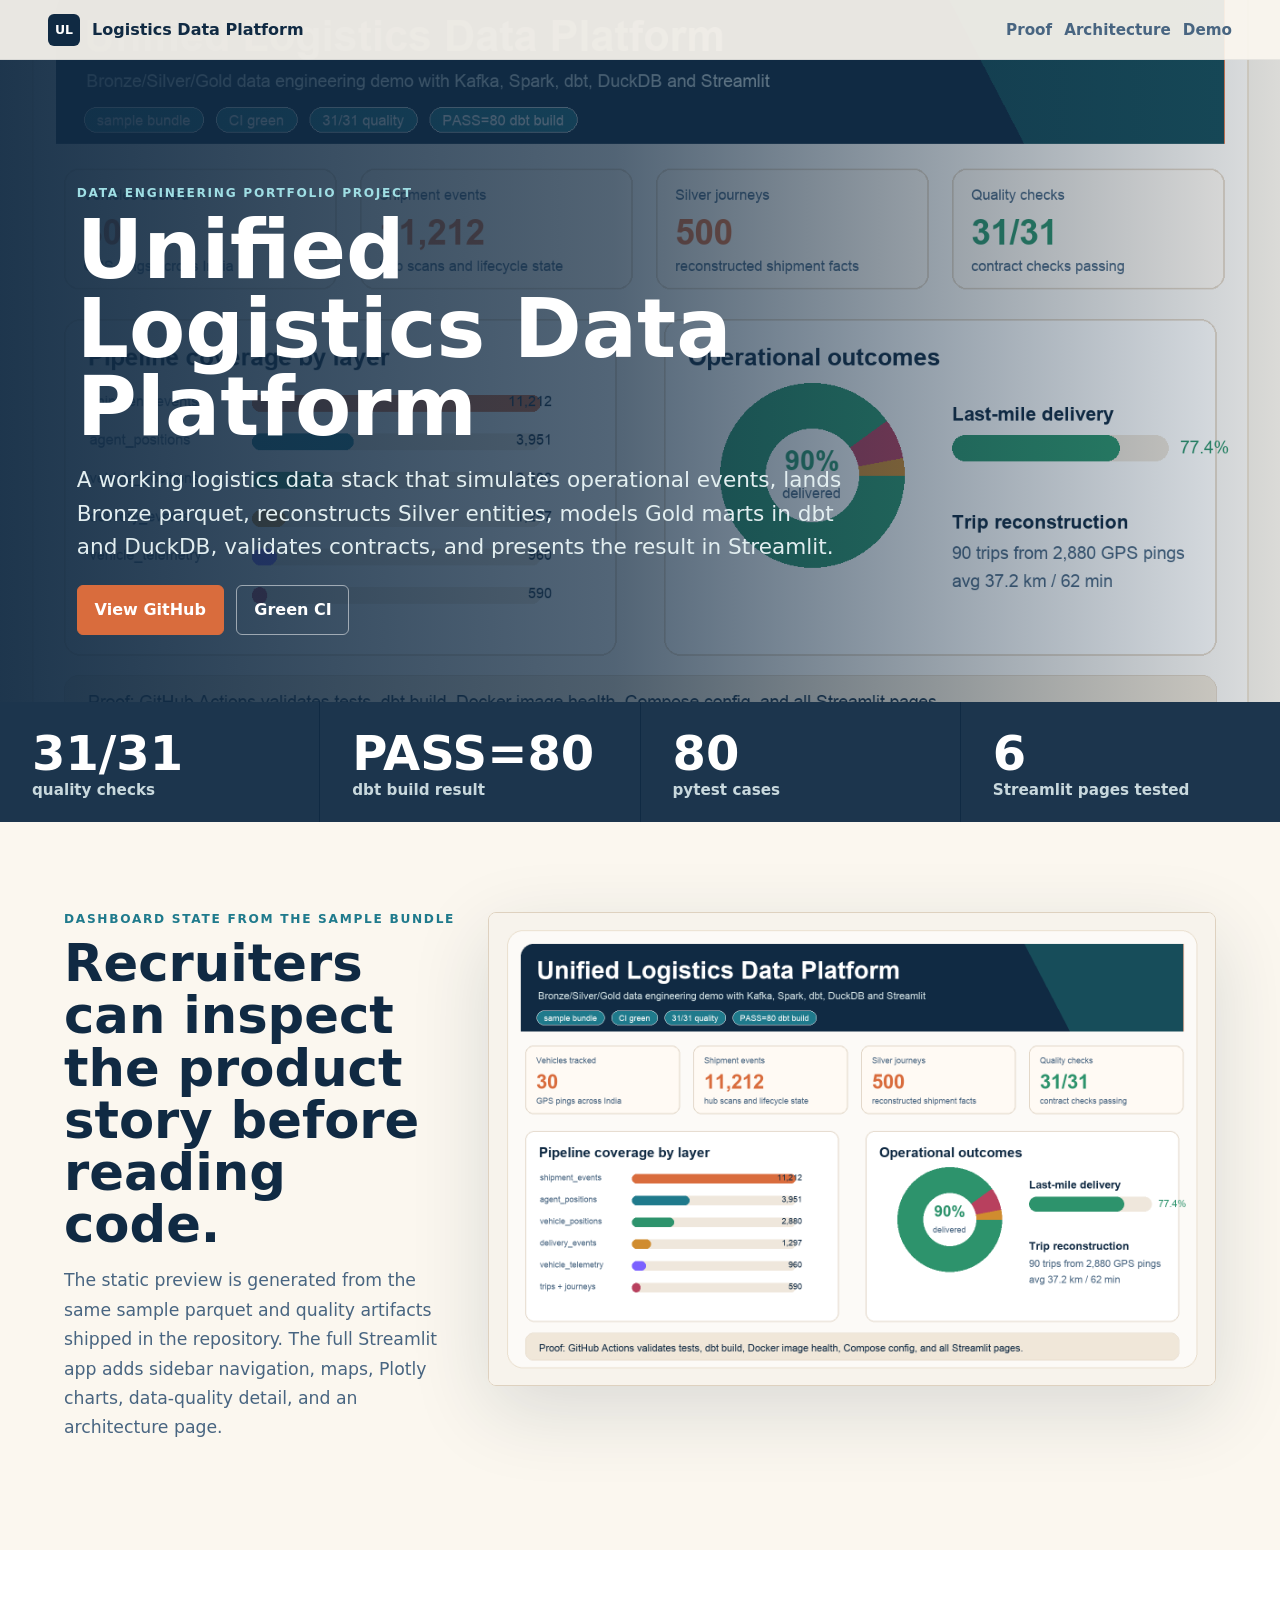
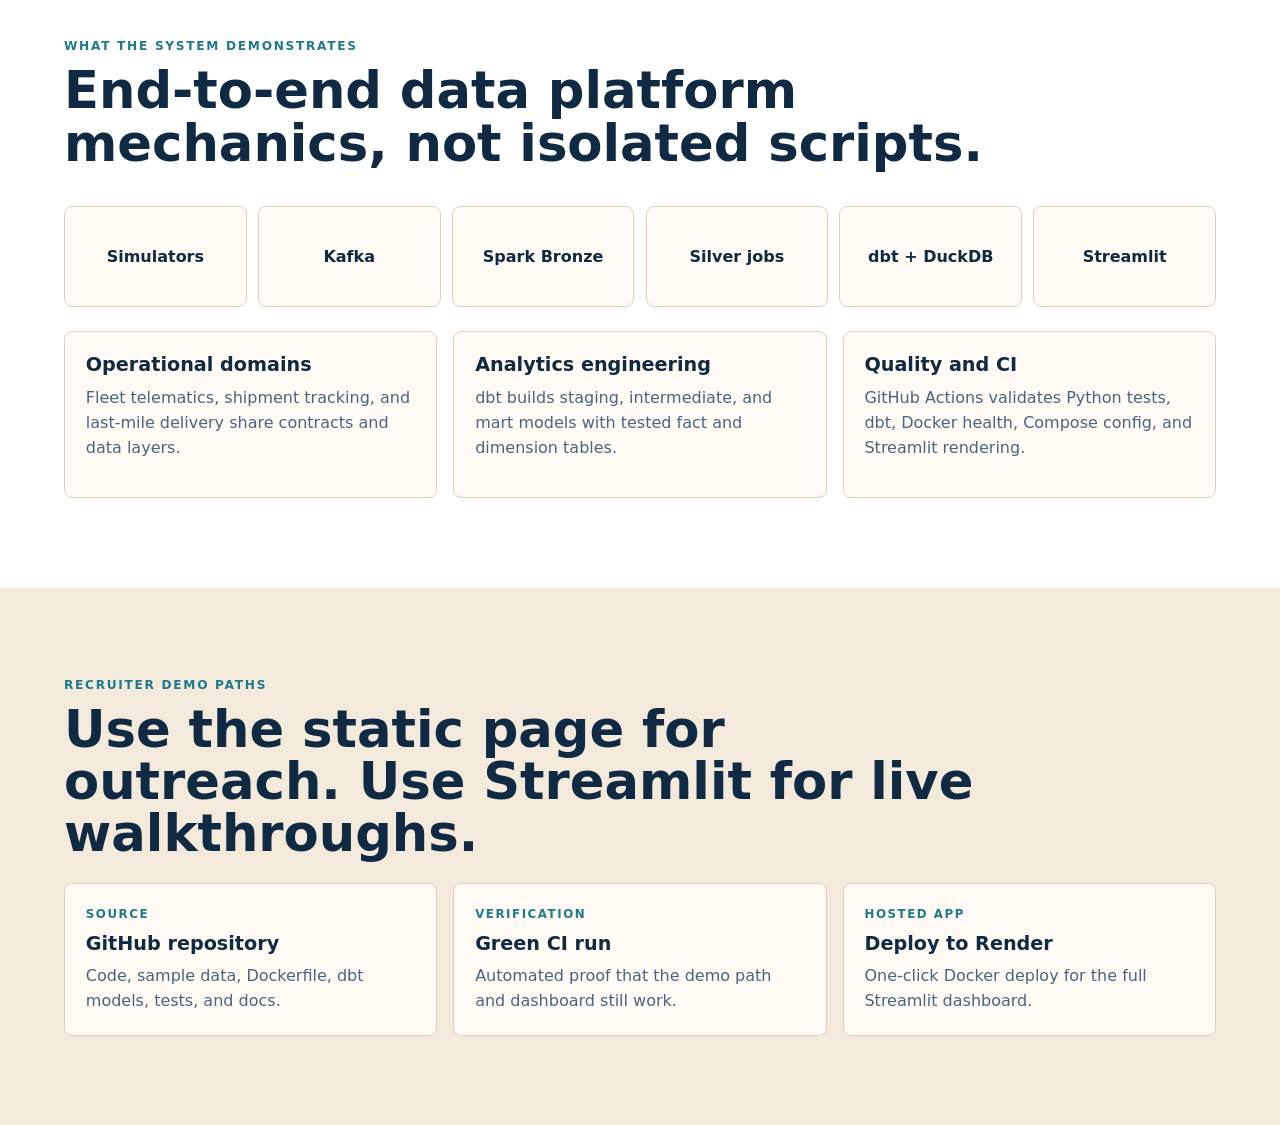
<file: index.html>
<!doctype html>
<html lang="en">
  <head>
    <meta charset="utf-8" />
    <meta name="viewport" content="width=device-width, initial-scale=1" />
    <meta
      name="description"
      content="Unified Logistics Data Platform: recruiter-ready data engineering portfolio demo with Streamlit, dbt, DuckDB, Spark, Kafka, Airflow, Docker, and CI proof."
    />
    <title>Unified Logistics Data Platform</title>
    <link rel="stylesheet" href="styles.css" />
  </head>
  <body>
    <header class="site-header">
      <a class="brand" href="#top" aria-label="Unified Logistics Data Platform home">
        <span class="brand-mark">UL</span>
        <span>Logistics Data Platform</span>
      </a>
      <nav aria-label="Primary navigation">
        <a href="#proof">Proof</a>
        <a href="#architecture">Architecture</a>
        <a href="#demo">Demo</a>
      </nav>
    </header>

    <main id="top">
      <section class="hero" aria-label="Project overview">
        <div class="hero-overlay"></div>
        <div class="hero-content">
          <p class="eyebrow">Data engineering portfolio project</p>
          <h1>Unified Logistics Data Platform</h1>
          <p class="hero-copy">
            A working logistics data stack that simulates operational events, lands Bronze
            parquet, reconstructs Silver entities, models Gold marts in dbt and DuckDB,
            validates contracts, and presents the result in Streamlit.
          </p>
          <div class="hero-actions" aria-label="Primary actions">
            <a class="button primary" href="https://github.com/udaymukhija3/logistics-data-engineering">
              View GitHub
            </a>
            <a
              class="button"
              href="https://github.com/udaymukhija3/logistics-data-engineering/actions/workflows/ci.yml?query=branch%3Amain"
            >
              Green CI
            </a>
          </div>
        </div>
      </section>

      <section class="proof-strip" id="proof" aria-label="Verified proof points">
        <div>
          <span class="metric">31/31</span>
          <span class="label">quality checks</span>
        </div>
        <div>
          <span class="metric">PASS=80</span>
          <span class="label">dbt build result</span>
        </div>
        <div>
          <span class="metric">80</span>
          <span class="label">pytest cases</span>
        </div>
        <div>
          <span class="metric">6</span>
          <span class="label">Streamlit pages tested</span>
        </div>
      </section>

      <section class="section preview-section" aria-label="Dashboard preview">
        <div class="section-copy">
          <p class="eyebrow">Dashboard state from the sample bundle</p>
          <h2>Recruiters can inspect the product story before reading code.</h2>
          <p>
            The static preview is generated from the same sample parquet and quality artifacts
            shipped in the repository. The full Streamlit app adds sidebar navigation, maps,
            Plotly charts, data-quality detail, and an architecture page.
          </p>
        </div>
        <figure class="preview-frame">
          <img
            src="assets/dashboard-preview.png"
            alt="Dashboard preview showing logistics KPIs, pipeline coverage, operational outcomes, and CI proof."
            width="1600"
            height="1040"
          />
        </figure>
      </section>

      <section class="section architecture" id="architecture" aria-label="Platform architecture">
        <div class="section-copy compact">
          <p class="eyebrow">What the system demonstrates</p>
          <h2>End-to-end data platform mechanics, not isolated scripts.</h2>
        </div>
        <div class="flow" aria-label="Data flow">
          <div class="flow-node">Simulators</div>
          <div class="flow-link"></div>
          <div class="flow-node">Kafka</div>
          <div class="flow-link"></div>
          <div class="flow-node">Spark Bronze</div>
          <div class="flow-link"></div>
          <div class="flow-node">Silver jobs</div>
          <div class="flow-link"></div>
          <div class="flow-node">dbt + DuckDB</div>
          <div class="flow-link"></div>
          <div class="flow-node">Streamlit</div>
        </div>
        <div class="capability-grid">
          <article>
            <h3>Operational domains</h3>
            <p>Fleet telematics, shipment tracking, and last-mile delivery share contracts and data layers.</p>
          </article>
          <article>
            <h3>Analytics engineering</h3>
            <p>dbt builds staging, intermediate, and mart models with tested fact and dimension tables.</p>
          </article>
          <article>
            <h3>Quality and CI</h3>
            <p>GitHub Actions validates Python tests, dbt, Docker health, Compose config, and Streamlit rendering.</p>
          </article>
        </div>
      </section>

      <section class="section demo" id="demo" aria-label="Demo options">
        <div class="section-copy compact">
          <p class="eyebrow">Recruiter demo paths</p>
          <h2>Use the static page for outreach. Use Streamlit for live walkthroughs.</h2>
        </div>
        <div class="demo-grid">
          <a class="demo-item" href="https://github.com/udaymukhija3/logistics-data-engineering">
            <span class="demo-kicker">Source</span>
            <strong>GitHub repository</strong>
            <span>Code, sample data, Dockerfile, dbt models, tests, and docs.</span>
          </a>
          <a
            class="demo-item"
            href="https://github.com/udaymukhija3/logistics-data-engineering/actions/workflows/ci.yml?query=branch%3Amain"
          >
            <span class="demo-kicker">Verification</span>
            <strong>Green CI run</strong>
            <span>Automated proof that the demo path and dashboard still work.</span>
          </a>
          <a
            class="demo-item"
            href="https://render.com/deploy?repo=https://github.com/udaymukhija3/logistics-data-engineering"
          >
            <span class="demo-kicker">Hosted app</span>
            <strong>Deploy to Render</strong>
            <span>One-click Docker deploy for the full Streamlit dashboard.</span>
          </a>
        </div>
      </section>
    </main>
  </body>
</html>
</file>
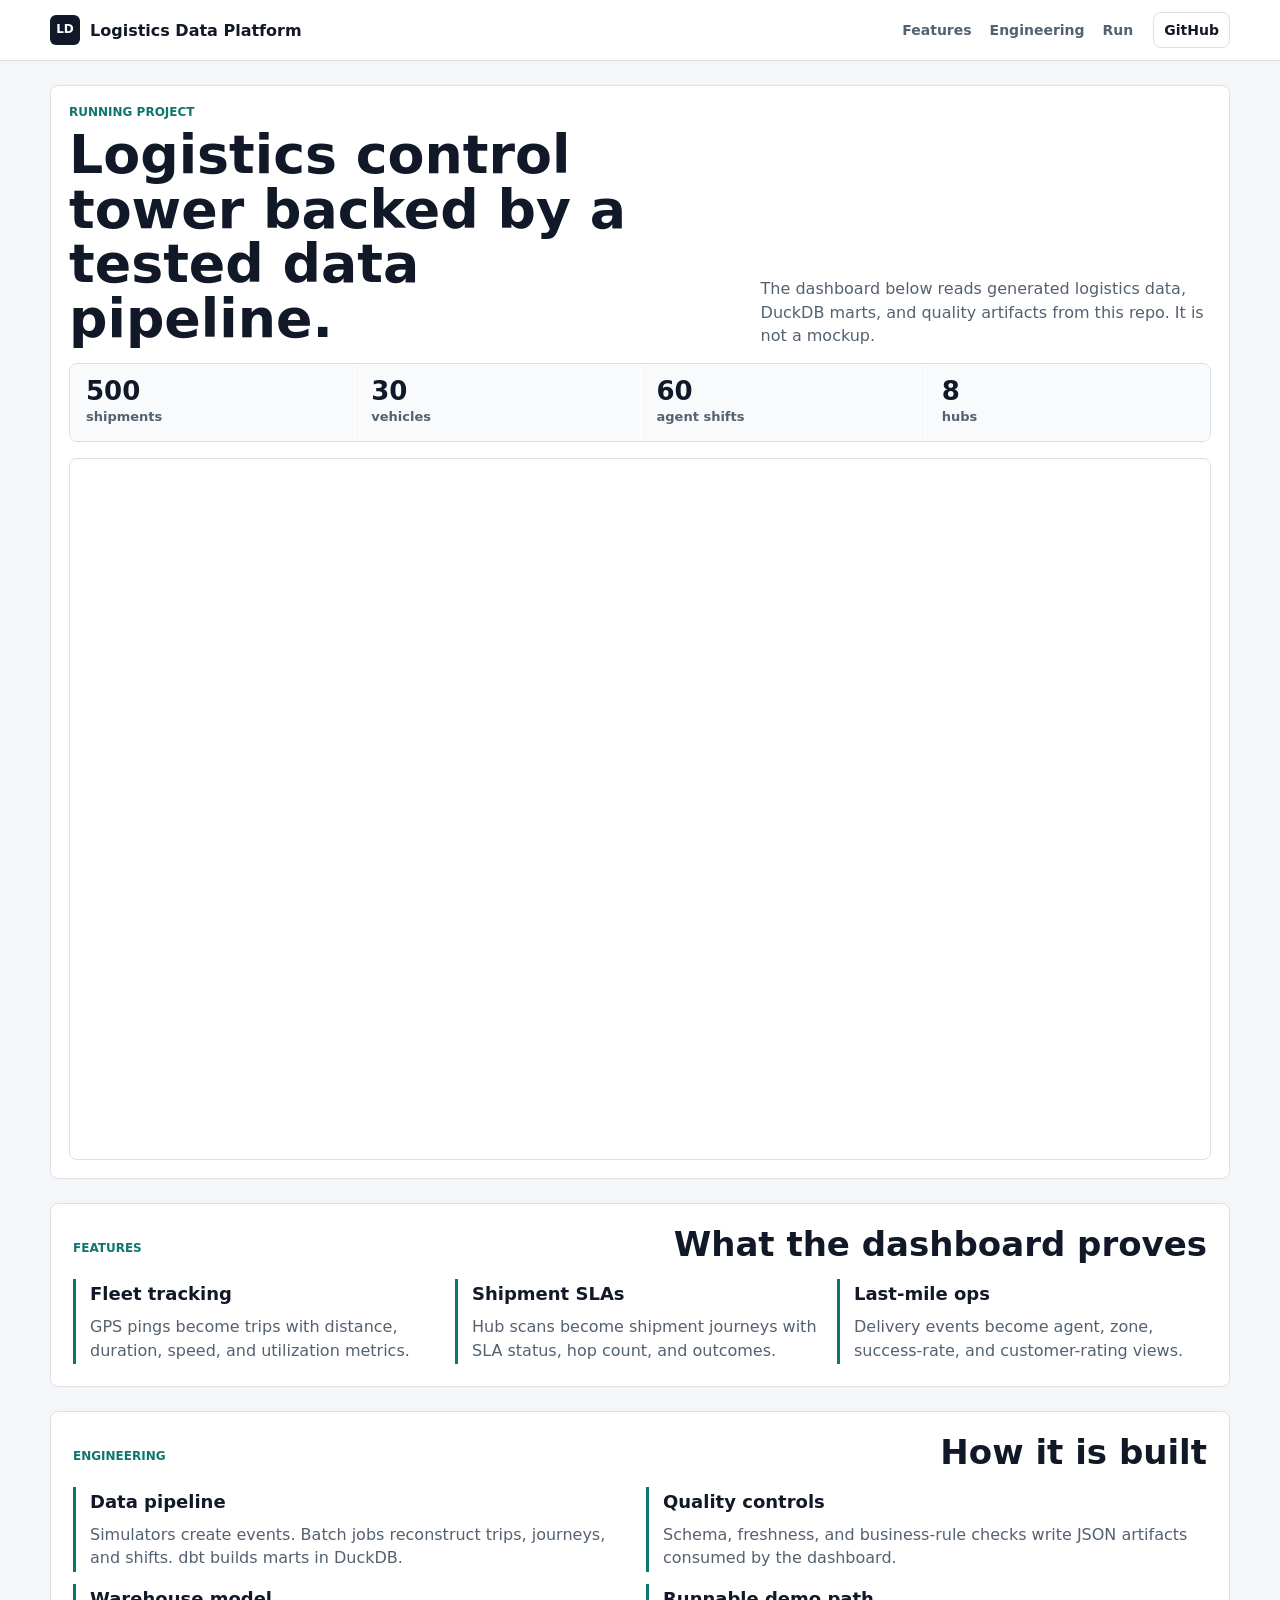
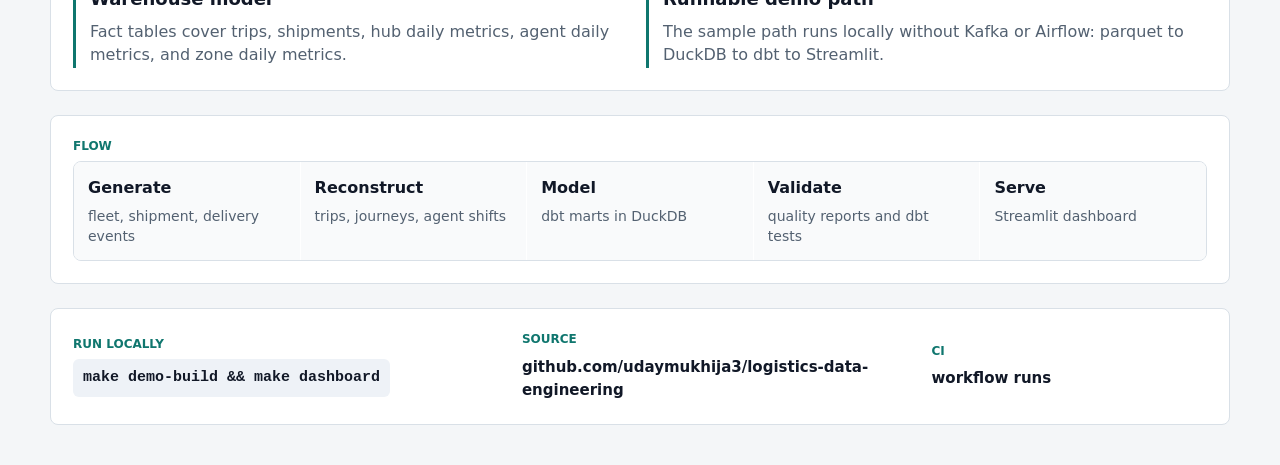
<file: site/index.html>
<!doctype html>
<html lang="en">
  <head>
    <meta charset="utf-8" />
    <meta name="viewport" content="width=device-width, initial-scale=1" />
    <meta
      name="description"
      content="Running logistics data platform demo: Streamlit dashboard, dbt marts, quality checks, and sample logistics data."
    />
    <title>Logistics Data Platform</title>
    <link rel="canonical" href="https://logistics-data-engineering.vercel.app/" />
    <meta property="og:url" content="https://logistics-data-engineering.vercel.app/" />
    <meta property="og:title" content="Logistics Data Platform" />
    <meta
      property="og:description"
      content="Running demo with concise feature and engineering notes."
    />
    <link rel="stylesheet" href="styles.css?v=20260601-compact3" />
  </head>
  <body>
    <header class="topbar">
      <a class="brand" href="#dashboard" aria-label="Logistics Data Platform">
        <span class="brand-mark">LD</span>
        <span>Logistics Data Platform</span>
      </a>
      <nav aria-label="Sections">
        <a href="#features">Features</a>
        <a href="#engineering">Engineering</a>
        <a href="#run">Run</a>
      </nav>
      <a class="repo-link" href="https://github.com/udaymukhija3/logistics-data-engineering" target="_blank" rel="noopener">
        GitHub
      </a>
    </header>

    <main>
      <section class="dashboard-shell" id="dashboard" aria-label="Running dashboard">
        <div class="intro">
          <div>
            <p class="kicker">Running project</p>
            <h1>Logistics control tower backed by a tested data pipeline.</h1>
          </div>
          <p>
            The dashboard below reads generated logistics data, DuckDB marts, and quality
            artifacts from this repo. It is not a mockup.
          </p>
        </div>

        <div class="metrics" aria-label="Demo facts">
          <div><strong>500</strong><span>shipments</span></div>
          <div><strong>30</strong><span>vehicles</span></div>
          <div><strong>60</strong><span>agent shifts</span></div>
          <div><strong>8</strong><span>hubs</span></div>
        </div>

        <div class="frame">
          <img
            class="dashboard-preview"
            src="assets/dashboard-preview.png"
            alt="Logistics dashboard preview"
          />
          <iframe
            title="Logistics Data Platform dashboard"
            src="https://umukhija-logistics-data-platform.hf.space"
            loading="eager"
            allow="fullscreen"
          ></iframe>
        </div>
      </section>

      <section class="split" id="features" aria-label="Project features">
        <div class="section-head">
          <p class="kicker">Features</p>
          <h2>What the dashboard proves</h2>
        </div>
        <div class="grid three">
          <article>
            <h3>Fleet tracking</h3>
            <p>GPS pings become trips with distance, duration, speed, and utilization metrics.</p>
          </article>
          <article>
            <h3>Shipment SLAs</h3>
            <p>Hub scans become shipment journeys with SLA status, hop count, and outcomes.</p>
          </article>
          <article>
            <h3>Last-mile ops</h3>
            <p>Delivery events become agent, zone, success-rate, and customer-rating views.</p>
          </article>
        </div>
      </section>

      <section class="split" id="engineering" aria-label="Engineering implementation">
        <div class="section-head">
          <p class="kicker">Engineering</p>
          <h2>How it is built</h2>
        </div>
        <div class="grid two">
          <article>
            <h3>Data pipeline</h3>
            <p>Simulators create events. Batch jobs reconstruct trips, journeys, and shifts. dbt builds marts in DuckDB.</p>
          </article>
          <article>
            <h3>Quality controls</h3>
            <p>Schema, freshness, and business-rule checks write JSON artifacts consumed by the dashboard.</p>
          </article>
          <article>
            <h3>Warehouse model</h3>
            <p>Fact tables cover trips, shipments, hub daily metrics, agent daily metrics, and zone daily metrics.</p>
          </article>
          <article>
            <h3>Runnable demo path</h3>
            <p>The sample path runs locally without Kafka or Airflow: parquet to DuckDB to dbt to Streamlit.</p>
          </article>
        </div>
      </section>

      <section class="flow-section" aria-label="Data flow">
        <p class="kicker">Flow</p>
        <ol class="flow">
          <li><strong>Generate</strong><span>fleet, shipment, delivery events</span></li>
          <li><strong>Reconstruct</strong><span>trips, journeys, agent shifts</span></li>
          <li><strong>Model</strong><span>dbt marts in DuckDB</span></li>
          <li><strong>Validate</strong><span>quality reports and dbt tests</span></li>
          <li><strong>Serve</strong><span>Streamlit dashboard</span></li>
        </ol>
      </section>

      <section class="run-strip" id="run" aria-label="Run commands">
        <div>
          <p class="kicker">Run locally</p>
          <code>make demo-build &amp;&amp; make dashboard</code>
        </div>
        <div>
          <p class="kicker">Source</p>
          <a href="https://github.com/udaymukhija3/logistics-data-engineering" target="_blank" rel="noopener">
            github.com/udaymukhija3/logistics-data-engineering
          </a>
        </div>
        <div>
          <p class="kicker">CI</p>
          <a href="https://github.com/udaymukhija3/logistics-data-engineering/actions/workflows/ci.yml?query=branch%3Amain" target="_blank" rel="noopener">
            workflow runs
          </a>
        </div>
      </section>
    </main>
    <script>
      document.querySelectorAll(".frame iframe").forEach(function (frame) {
        frame.addEventListener("load", function () {
          frame.closest(".frame").classList.add("is-loaded");
        });
      });
    </script>
  </body>
</html>
</file>
<file: styles.css>
:root {
  --ink: #102a43;
  --muted: #486581;
  --paper: #fbf7ef;
  --surface: #fffaf4;
  --line: #ded1bf;
  --accent: #d96c3d;
  --teal: #1f7a8c;
  --green: #2d936c;
  --gold: #d08c2f;
  --shadow: 0 24px 80px rgba(16, 42, 67, 0.14);
}

* {
  box-sizing: border-box;
}

html {
  scroll-behavior: smooth;
}

body {
  margin: 0;
  background: var(--paper);
  color: var(--ink);
  font-family:
    Inter, ui-sans-serif, system-ui, -apple-system, BlinkMacSystemFont, "Segoe UI", sans-serif;
}

a {
  color: inherit;
  text-decoration: none;
}

.site-header {
  align-items: center;
  background: rgba(251, 247, 239, 0.92);
  border-bottom: 1px solid rgba(16, 42, 67, 0.08);
  display: flex;
  gap: 1.25rem;
  justify-content: space-between;
  left: 0;
  padding: 0.85rem clamp(1rem, 4vw, 3rem);
  position: fixed;
  right: 0;
  top: 0;
  z-index: 20;
}

.brand,
.site-header nav {
  align-items: center;
  display: flex;
  gap: 0.75rem;
}

.brand {
  font-weight: 800;
}

.brand-mark {
  align-items: center;
  background: var(--ink);
  border-radius: 6px;
  color: #ffffff;
  display: inline-flex;
  font-size: 0.78rem;
  height: 2rem;
  justify-content: center;
  width: 2rem;
}

.site-header nav a {
  color: var(--muted);
  font-size: 0.95rem;
  font-weight: 650;
}

.hero {
  align-items: end;
  background-image:
    linear-gradient(90deg, rgba(16, 42, 67, 0.94), rgba(16, 42, 67, 0.72) 48%, rgba(16, 42, 67, 0.12)),
    url("assets/dashboard-preview.png");
  background-position: center;
  background-size: cover;
  display: flex;
  min-height: 78vh;
  padding: 8.4rem clamp(1.25rem, 6vw, 5.5rem) 4.2rem;
  position: relative;
}

.hero-content {
  color: #ffffff;
  max-width: 52rem;
  position: relative;
  z-index: 1;
}

.eyebrow {
  color: var(--teal);
  font-size: 0.76rem;
  font-weight: 800;
  letter-spacing: 0.14em;
  margin: 0 0 0.7rem;
  text-transform: uppercase;
}

.hero .eyebrow {
  color: #9fdee4;
}

h1,
h2,
h3,
p {
  margin-top: 0;
}

h1 {
  font-size: clamp(2.45rem, 6.4vw, 5.8rem);
  line-height: 0.96;
  margin-bottom: 1rem;
  max-width: 13ch;
}

h2 {
  font-size: clamp(2rem, 4vw, 3.6rem);
  line-height: 1.02;
  margin-bottom: 1rem;
}

h3 {
  font-size: 1.2rem;
  margin-bottom: 0.65rem;
}

.hero-copy {
  color: #e2eef0;
  font-size: clamp(1.08rem, 2vw, 1.35rem);
  line-height: 1.55;
  max-width: 48rem;
}

.hero-actions,
.demo-grid {
  display: flex;
  flex-wrap: wrap;
  gap: 0.8rem;
}

.button {
  border: 1px solid rgba(255, 255, 255, 0.52);
  border-radius: 6px;
  color: #ffffff;
  display: inline-flex;
  font-weight: 800;
  padding: 0.9rem 1.05rem;
}

.button.primary {
  background: var(--accent);
  border-color: var(--accent);
}

.proof-strip {
  background: var(--ink);
  color: #ffffff;
  display: grid;
  gap: 1px;
  grid-template-columns: repeat(4, 1fr);
}

.proof-strip div {
  background: rgba(255, 255, 255, 0.05);
  padding: 1.45rem clamp(1rem, 3vw, 2rem);
}

.metric,
.label {
  display: block;
}

.metric {
  color: #ffffff;
  font-size: clamp(1.8rem, 4vw, 3rem);
  font-weight: 900;
}

.label {
  color: #c8d8dd;
  font-size: 0.95rem;
  font-weight: 700;
}

.section {
  padding: clamp(3.4rem, 7vw, 6rem) clamp(1.25rem, 5vw, 5.5rem);
}

.preview-section {
  display: grid;
  gap: 2rem;
  grid-template-columns: minmax(18rem, 0.7fr) minmax(20rem, 1.3fr);
}

.section-copy {
  max-width: 44rem;
}

.section-copy p:not(.eyebrow) {
  color: var(--muted);
  font-size: 1.08rem;
  line-height: 1.7;
}

.section-copy.compact {
  max-width: 58rem;
}

.preview-frame {
  margin: 0;
}

.preview-frame img {
  border: 1px solid var(--line);
  border-radius: 8px;
  box-shadow: var(--shadow);
  display: block;
  height: auto;
  width: 100%;
}

.architecture {
  background: #ffffff;
}

.flow {
  align-items: center;
  display: grid;
  gap: 0.7rem;
  grid-template-columns: repeat(6, minmax(0, 1fr));
  margin-top: 2.3rem;
}

.flow-node {
  align-items: center;
  aspect-ratio: 1.8 / 1;
  background: var(--surface);
  border: 1px solid var(--line);
  border-radius: 8px;
  color: var(--ink);
  display: flex;
  font-weight: 800;
  justify-content: center;
  padding: 1rem;
  text-align: center;
}

.flow-link {
  background: var(--accent);
  display: none;
  height: 3px;
}

.capability-grid,
.demo-grid {
  display: grid;
  gap: 1rem;
  grid-template-columns: repeat(3, 1fr);
  margin-top: 1.5rem;
}

.capability-grid article,
.demo-item {
  background: var(--surface);
  border: 1px solid var(--line);
  border-radius: 8px;
  padding: 1.3rem;
}

.capability-grid p,
.demo-item span {
  color: var(--muted);
  line-height: 1.55;
}

.demo {
  background: #f4eadb;
}

.demo-item {
  display: grid;
  gap: 0.55rem;
}

.demo-kicker {
  color: var(--teal) !important;
  font-size: 0.74rem;
  font-weight: 900;
  letter-spacing: 0.13em;
  text-transform: uppercase;
}

.demo-item strong {
  font-size: 1.2rem;
}

@media (max-width: 920px) {
  .site-header {
    align-items: flex-start;
    flex-direction: column;
  }

  .hero {
    min-height: 82vh;
    padding-top: 10rem;
  }

  .proof-strip,
  .preview-section,
  .capability-grid,
  .demo-grid {
    grid-template-columns: 1fr;
  }

  .flow {
    grid-template-columns: 1fr;
  }
}

@media (max-width: 560px) {
  .site-header nav {
    gap: 1rem;
  }

  .brand span:last-child {
    display: none;
  }

  .hero {
    min-height: 86vh;
  }

  h1 {
    font-size: 2.65rem;
    max-width: 8.5ch;
  }

  .button {
    justify-content: center;
    width: 100%;
  }
}
</file>
<file: site/styles.css>
:root {
  --bg: #f4f6f8;
  --panel: #ffffff;
  --ink: #111827;
  --muted: #536171;
  --line: #d9e0e7;
  --accent: #0f766e;
  --accent-dark: #134e4a;
  --warn: #b45309;
  --radius: 8px;
  --container: min(1180px, calc(100vw - 32px));
}

* {
  box-sizing: border-box;
}

html {
  scroll-behavior: smooth;
}

body {
  margin: 0;
  background: var(--bg);
  color: var(--ink);
  font-family:
    Inter, ui-sans-serif, system-ui, -apple-system, BlinkMacSystemFont, "Segoe UI", sans-serif;
  line-height: 1.45;
}

a {
  color: inherit;
  text-decoration: none;
}

.topbar {
  align-items: center;
  background: rgba(255, 255, 255, 0.94);
  border-bottom: 1px solid var(--line);
  display: flex;
  gap: 20px;
  justify-content: space-between;
  padding: 12px max(16px, calc((100vw - 1180px) / 2));
  position: sticky;
  top: 0;
  z-index: 10;
}

.brand,
.topbar nav {
  align-items: center;
  display: flex;
}

.brand {
  font-weight: 800;
  gap: 10px;
}

.brand-mark {
  align-items: center;
  background: var(--ink);
  border-radius: 6px;
  color: white;
  display: inline-flex;
  font-size: 12px;
  height: 30px;
  justify-content: center;
  width: 30px;
}

.topbar nav {
  gap: 18px;
  margin-left: auto;
}

.topbar nav a,
.repo-link {
  color: var(--muted);
  font-size: 14px;
  font-weight: 700;
}

.repo-link {
  border: 1px solid var(--line);
  border-radius: var(--radius);
  color: var(--ink);
  padding: 7px 10px;
}

main {
  display: grid;
  gap: 24px;
  margin: 0 auto;
  padding: 24px 0 40px;
  width: var(--container);
}

.dashboard-shell,
.split,
.flow-section,
.run-strip {
  background: var(--panel);
  border: 1px solid var(--line);
  border-radius: var(--radius);
}

.dashboard-shell {
  display: grid;
  gap: 16px;
  padding: 18px;
}

.intro {
  align-items: end;
  display: grid;
  gap: 16px;
  grid-template-columns: minmax(0, 1.2fr) minmax(280px, 0.8fr);
}

.kicker {
  color: var(--accent);
  font-size: 12px;
  font-weight: 900;
  letter-spacing: 0;
  margin: 0 0 6px;
  text-transform: uppercase;
}

h1,
h2,
h3,
p {
  margin-top: 0;
}

h1 {
  font-size: clamp(30px, 4.2vw, 54px);
  letter-spacing: 0;
  line-height: 1.02;
  margin-bottom: 0;
  max-width: 15ch;
}

h2 {
  font-size: clamp(22px, 3vw, 34px);
  letter-spacing: 0;
  line-height: 1.1;
  margin-bottom: 0;
}

h3 {
  font-size: 18px;
  letter-spacing: 0;
  margin-bottom: 8px;
}

.intro p:not(.kicker),
article p {
  color: var(--muted);
  margin-bottom: 0;
}

.metrics {
  display: grid;
  gap: 1px;
  grid-template-columns: repeat(4, 1fr);
  overflow: hidden;
  border: 1px solid var(--line);
  border-radius: var(--radius);
}

.metrics div {
  background: #f9fafb;
  padding: 14px 16px;
}

.metrics strong,
.metrics span {
  display: block;
}

.metrics strong {
  font-size: 26px;
  line-height: 1;
}

.metrics span {
  color: var(--muted);
  font-size: 13px;
  font-weight: 700;
  margin-top: 4px;
}

.frame {
  background: #eef2f7;
  border: 1px solid var(--line);
  border-radius: var(--radius);
  height: min(78vh, 820px);
  min-height: 640px;
  overflow: hidden;
  position: relative;
}

.dashboard-preview,
.frame iframe {
  border: 0;
  display: block;
  height: 100%;
  inset: 0;
  position: absolute;
  width: 100%;
}

.dashboard-preview {
  object-fit: contain;
  object-position: top center;
}

.frame iframe {
  background: white;
  opacity: 0;
  transition: opacity 0.2s ease;
}

.frame.is-loaded iframe {
  opacity: 1;
}

.split,
.flow-section,
.run-strip {
  padding: 22px;
}

.section-head {
  align-items: end;
  display: flex;
  gap: 20px;
  justify-content: space-between;
  margin-bottom: 16px;
}

.grid {
  display: grid;
  gap: 12px;
}

.grid.three {
  grid-template-columns: repeat(3, minmax(0, 1fr));
}

.grid.two {
  grid-template-columns: repeat(2, minmax(0, 1fr));
}

article {
  border-left: 3px solid var(--accent);
  padding: 2px 0 2px 14px;
}

.flow {
  counter-reset: step;
  display: grid;
  gap: 1px;
  grid-template-columns: repeat(5, minmax(0, 1fr));
  list-style: none;
  margin: 0;
  overflow: hidden;
  padding: 0;
  border: 1px solid var(--line);
  border-radius: var(--radius);
}

.flow li {
  background: #f9fafb;
  min-height: 92px;
  padding: 14px;
}

.flow strong,
.flow span {
  display: block;
}

.flow strong {
  margin-bottom: 6px;
}

.flow span {
  color: var(--muted);
  font-size: 14px;
}

.run-strip {
  align-items: center;
  display: grid;
  gap: 16px;
  grid-template-columns: 1.1fr 1fr 0.7fr;
}

.run-strip code,
.run-strip a {
  color: var(--ink);
  font-size: 15px;
  font-weight: 800;
  word-break: break-word;
}

.run-strip code {
  background: #eef2f7;
  border-radius: 6px;
  display: inline-block;
  padding: 8px 10px;
}

@media (max-width: 860px) {
  .topbar nav {
    display: none;
  }

  main {
    padding-top: 16px;
  }

  .intro,
  .grid.three,
  .grid.two,
  .flow,
  .run-strip {
    grid-template-columns: 1fr;
  }

  h1 {
    max-width: none;
  }

  .metrics {
    grid-template-columns: repeat(2, 1fr);
  }

  .frame {
    height: 680px;
    min-height: 560px;
  }
}

@media (max-width: 520px) {
  .brand span:last-child {
    display: none;
  }

  .dashboard-shell,
  .split,
  .flow-section,
  .run-strip {
    padding: 14px;
  }

  .metrics {
    grid-template-columns: 1fr;
  }

  .frame {
    height: 620px;
  }
}
</file>
